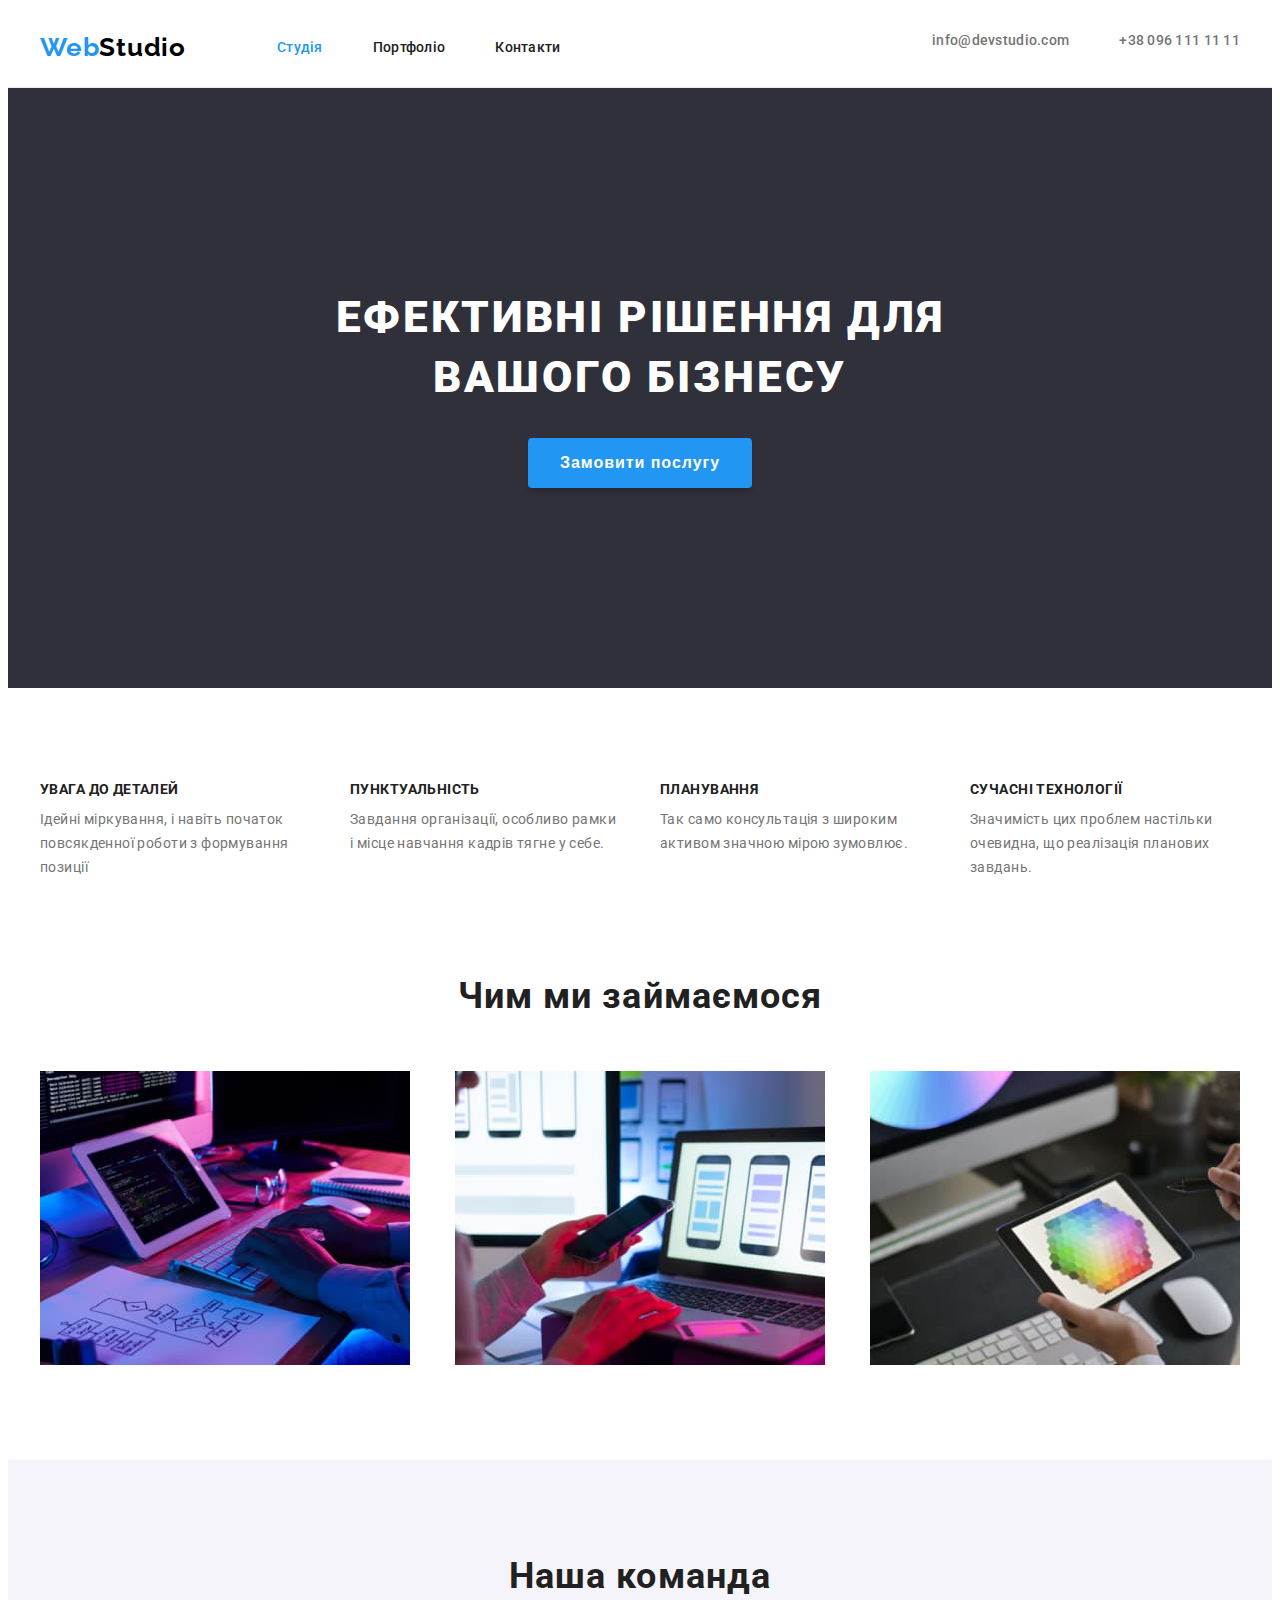
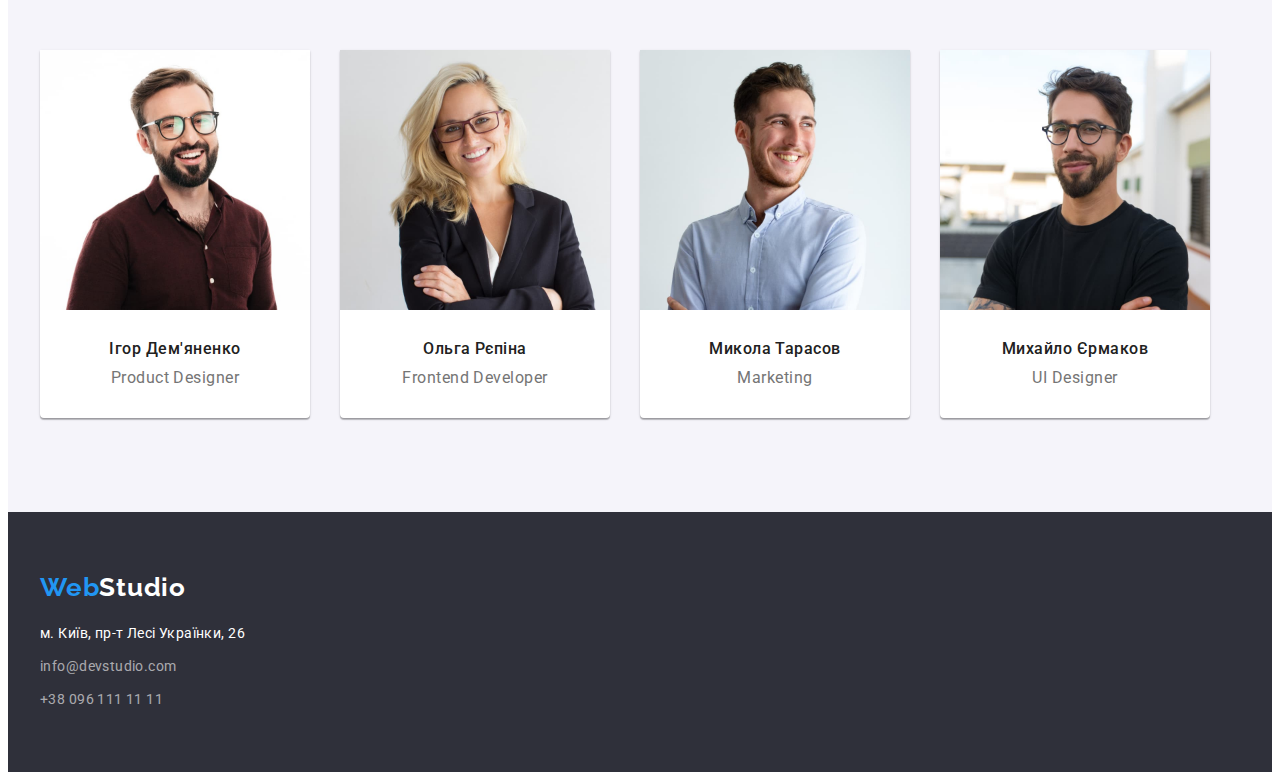
<file: index.html>
<!DOCTYPE html>
<html lang="uk">
<head>
    <meta charset="UTF-8">
    <meta http-equiv="X-UA-Compatible" content="IE=edge">
    <meta name="viewport" content="width=device-width, initial-scale=1.0">
    <title>Document</title>
    <link rel="preconnect" href="https://fonts.googleapis.com">
    <link rel="preconnect" href="https://fonts.gstatic.com" crossorigin>
    <link href="https://fonts.googleapis.com/css2?family=Raleway:wght@700&family=Roboto:wght@400;500;700;900&display=swap" rel="stylesheet">
    <link rel="stylesheet" href="https://cdnjs.cloudflare.com/ajax/libs/modern-normalize/1.1.0/modern-normalize.min.css" integrity="sha512-wpPYUAdjBVSE4KJnH1VR1HeZfpl1ub8YT/NKx4PuQ5NmX2tKuGu6U/JRp5y+Y8XG2tV+wKQpNHVUX03MfMFn9Q==" crossorigin="anonymous" referrerpolicy="no-referrer" />
    <link rel="stylesheet" href="./css/styles.css" />
</head>
<body>
    <!--Заголовок-->
    <!--Заголовок-->
    <header class="header">
        <div class="container header-container">
        <nav class="nav">
            <a class="logo" href="./index.html"><span class="web">Web</span>Studio</a>
            <ul class="header-nav">
                <li class="item"><a class="header-item-studio" href="./index.html">Студія</a></li>
                <li class="item"><a class="header-item" href="./portfolio.html">Портфоліо</a></li>
                <li class="item"><a class="header-item" href="#">Контакти</a></li>
            </ul>
        </nav>
            <ul class="header-contact">
                <li class="item"><a class="header-item-contact" href="mailto:info@devstudio.com">info@devstudio.com</a></li>
                <li class="item"><a class="header-item-contact" href="tel:+380961111111">+38 096 111 11 11</a></li>
            </ul>
        </div>
    </header>
    <!--Головна інформація-->
    <main>
        <!--Головна секція-->
        <section class="section hero">
            <div class="container">
            <h1 class="hero-title">Ефективні рішення для<br/>вашого бізнесу</h1>
            <button class="button" type="button">Замовити послугу</button>
            </div>
        </section>
        <!--Переваги-->
        <section class="section">
            <div class="container">
            <h2 class="benefits-title-visually-hidden">Наші переваги</h2>
            <ul class="benefits-list">
                <li class="benefits-item">
                    <h3 class="benefits-subtitle">УВАГА ДО ДЕТАЛЕЙ</h3>
                    <p class="benefits-text">Ідейні міркування, і навіть початок повсякденної роботи з формування позиції</p>
                </li>
                <li class="benefits-item">
                    <h3 class="benefits-subtitle">ПУНКТУАЛЬНІСТЬ</h3>
                    <p class="benefits-text">Завдання організації, особливо рамки і місце навчання кадрів тягне у себе.</p>
                </li>
                <li class="benefits-item">
                    <h3 class="benefits-subtitle">ПЛАНУВАННЯ</h3>
                    <p class="benefits-text">Так само консультація з широким активом значною мірою зумовлює.</p>
                </li>
                <li class="benefits-item">
                    <h3 class="benefits-subtitle">СУЧАСНІ ТЕХНОЛОГІЇ</h3>
                    <p class="benefits-text">Значимість цих проблем настільки очевидна, що реалізація планових завдань.</p>
                </li>
            </ul>
            </div>
        </section>
        <!--Чим займаємось, фото-->
        <section class="section about">
            <div class="container">
            <h2 class="section-title">Чим ми займаємося</h2>
            <ul class="work-list">
                <li class="work-item"><img class="work-photo" src="./images/photo1.jpg" alt="Людина друкує на клавіатурі" width="370" height="294"></li>
                <li class="work-item"><img class="work-photo" src="./images/photo2.jpg" alt="Людина працює за комп'ютером" width="370" height="294"></li>
                <li class="work-item"><img class="work-photo" src="./images/photo3.jpg" alt="Палітра кольорів зображена на планшеті" width="370" height="294"></li>
            </ul>
            </div>
        </section>
        <!--Наша команда-->
        <section class="section-team">
            <div class="container">
            <h2 class="section-title">Наша команда</h2>
            <ul class="team-list">
                <li class="tean-item">
                    <img class="team-image" src="./images/person1.jpg" alt="Чоловік в бордовій сорочці" width="270" height="260">
                    <h3 class="team-subtitle">Ігор Дем'яненко</h3>
                    <p class="team-text">Product Designer</p>
                </li>
                <li class="tean-item">
                    <img class="team-image" src="./images/person2.jpg" alt="Жінка в чорному піджаку" width="270" height="260">
                    <h3 class="team-subtitle">Ольга Рєпіна</h3>
                    <p class="team-text">Frontend Developer</p>
                </li>
                <li class="tean-item">
                    <img class="team-image" src="./images/person3.jpg" alt="Чоловік у голубій сорочці" width="270" height="260">
                    <h3 class="team-subtitle">Микола Тарасов</h3>
                    <p class="team-text">Marketing</p>
                </li>
                <li class="tean-item">
                    <img class="team-image" src="./images/person4.jpg" alt="Чоловік у чорній футболці" width="270" height="260">
                    <h3 class="team-subtitle">Михайло Єрмаков</h3>
                    <p class="team-text">UI Designer</p>
                </li>
            </ul>
            </div>
        </section>
    </main>
    <!--Підвал-->
    <footer class="footer">
        <div class="container">
        <a class="footer-logo" href="./index.html"><span class="web">Web</span>Studio</a>
        <address class="footer-adress">
            <ul class="footer-list">
                <li class="footer-item"><a class="footer-item-adress" href="https://goo.gl/maps/CPtrU1FHBa2aNyZL9" target="_blank" rel="noopener noreferrer nofollow">м. Київ, пр-т Лесі Українки, 26</a></li>
                <li class="footer-item"><a class="footer-item-contacts" href="mailto:info@devstudio.com">info@devstudio.com</a></li>
                <li class="footer-item"><a class="footer-item-contacts" href="tel:+380961111111">+38 096 111 11 11</a></li>
            </ul>
        </address>
        </div>
    </footer>
</body>
</html>
</file>
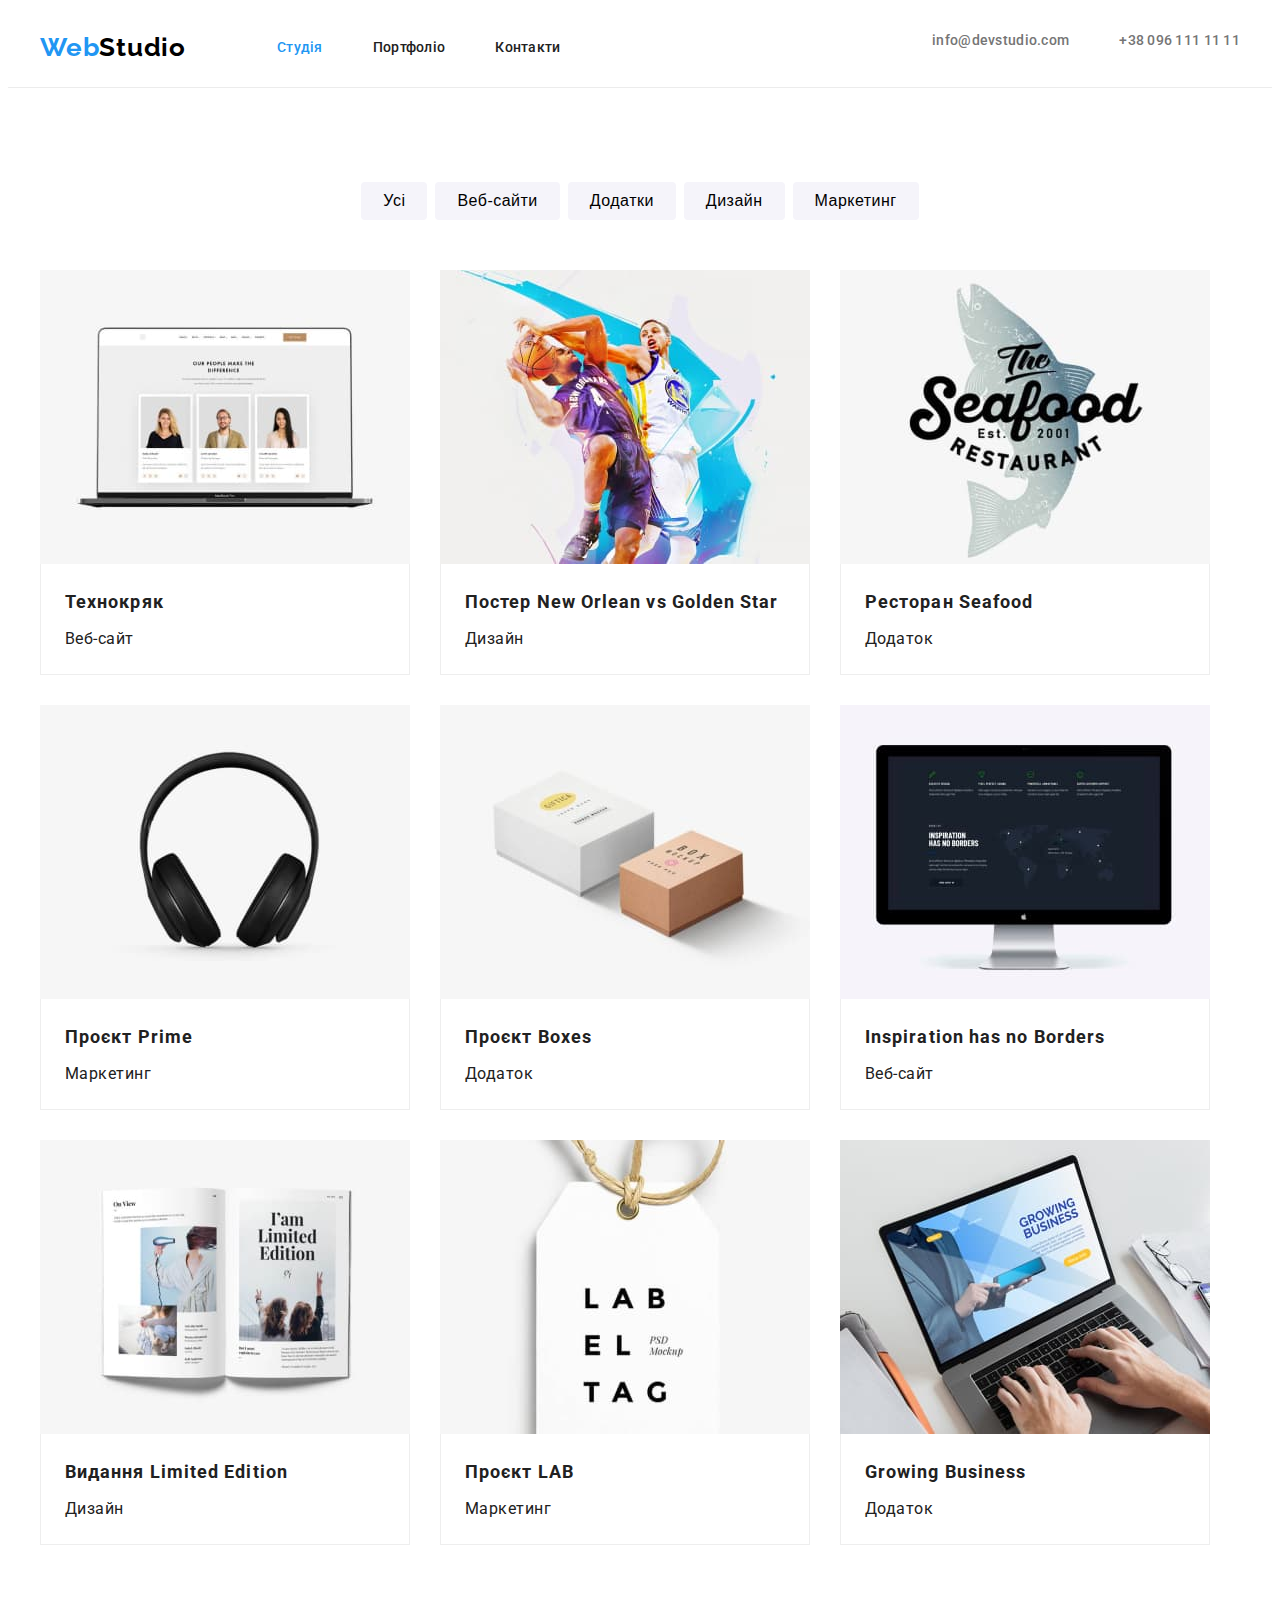
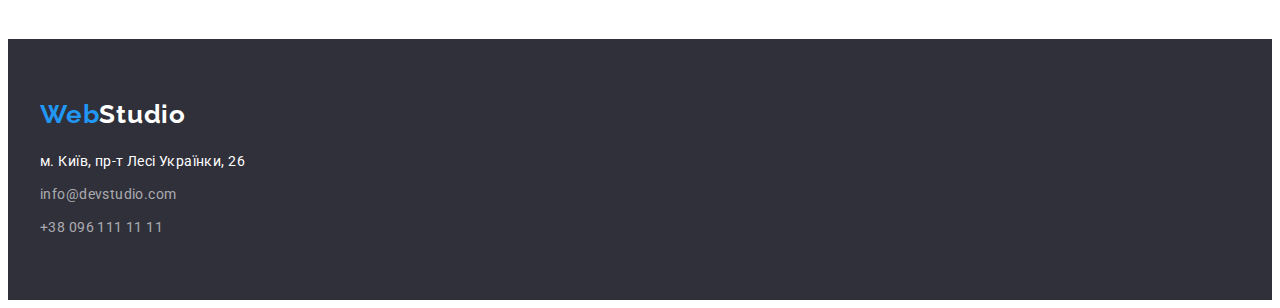
<file: portfolio.html>
<!DOCTYPE html>
<html lang="uk">
<head>
    <meta charset="UTF-8">
    <meta http-equiv="X-UA-Compatible" content="IE=edge">
    <meta name="viewport" content="width=device-width, initial-scale=1.0">
    <title>Document</title>
    <link rel="preconnect" href="https://fonts.googleapis.com">
    <link rel="preconnect" href="https://fonts.gstatic.com" crossorigin>
    <link href="https://fonts.googleapis.com/css2?family=Raleway:wght@700&family=Roboto:wght@400;500;700;900&display=swap" rel="stylesheet">
    <link rel="stylesheet" href="https://cdnjs.cloudflare.com/ajax/libs/modern-normalize/1.1.0/modern-normalize.min.css" integrity="sha512-wpPYUAdjBVSE4KJnH1VR1HeZfpl1ub8YT/NKx4PuQ5NmX2tKuGu6U/JRp5y+Y8XG2tV+wKQpNHVUX03MfMFn9Q==" crossorigin="anonymous" referrerpolicy="no-referrer" />
    <link rel="stylesheet" href="./css/styles.css" />
</head>
<body>
    <!--Заголовок-->
    <header class="header">
        <div class="container header-container">
        <nav class="nav">
            <a class="logo" href="./index.html"><span class="web">Web</span>Studio</a>
            <ul class="header-nav">
                <li class="item"><a class="header-item-studio" href="./index.html">Студія</a></li>
                <li class="item"><a class="header-item" href="./portfolio.html">Портфоліо</a></li>
                <li class="item"><a class="header-item" href="#">Контакти</a></li>
            </ul>
        </nav>
            <ul class="header-contact">
                <li class="item"><a class="header-item-contact" href="mailto:info@devstudio.com">info@devstudio.com</a></li>
                <li class="item"><a class="header-item-contact" href="tel:+380961111111">+38 096 111 11 11</a></li>
            </ul>
        </div>
    </header>
    <main>
        <!-- Наші проекти -->
        <section class="section">
            <div class="container">
            <h1 class="project-title-visually-hidden">Наші проекти</h1>
            <ul class="project-list">
                <li class="item"><button class="project-button" type="button">Усі</button></li>
                <li class="item"><button class="project-button" type="button">Веб-сайти</button></li>
                <li class="item"><button class="project-button" type="button">Додатки</button></li>
                <li class="item"><button class="project-button" type="button">Дизайн</button></li>
                <li class="item"><button class="project-button" type="button">Маркетинг</button></li>
            </ul>
            <!-- Список з фото з описом -->
            <ul class="project-items">
                <li class="project-item"><img class="project-photo" src="./images/techno.jpg" alt="Ноутбук" width="370" height="294">
                    <div class="text">
                    <h2 class="project-subtitle">Технокряк</h2>
                    <p class="project-text">Веб-сайт</p>
                    </div>
                </li>
                <li class="project-item"><img class="project-photo" src="./images/poster.jpg" alt="Два баскетболісти" width="370" height="294">
                    <div class="text">
                    <h2 class="project-subtitle">Постер New Orlean vs Golden Star</h2>
                    <p class="project-text">Дизайн</p>
                    </div>
                </li>
                <li class="project-item"><img class="project-photo" src="./images/restaurant.jpg" alt="Емблема ресторану" width="370" height="294">
                    <div class="text">
                    <h2 class="project-subtitle">Ресторан Seafood</h2>
                    <p class="project-text">Додаток</p>
                    </div>
                </li>
                <li class="project-item"><img class="project-photo" src="./images/project-prime.jpg" alt="Навушники" width="370" height="294">
                    <div class="text">
                    <h2 class="project-subtitle">Проєкт Prime</h2>
                    <p class="project-text">Маркетинг</p>
                    </div>
                </li>
                <li class="project-item"><img class="project-photo" src="./images/project-boxes.jpg" alt="Дві коробки" width="370" height="294">
                    <div class="text">
                    <h2 class="project-subtitle">Проєкт Boxes</h2>
                    <p class="project-text">Додаток</p>
                    </div>
                </li>
                <li class="project-item"><img class="project-photo" src="./images/inspiration.jpg" alt="Вигляд веб-сайту" width="370" height="294">
                    <div class="text">
                    <h2 class="project-subtitle">Inspiration has no Borders</h2>
                    <p class="project-text">Веб-сайт</p>
                    </div>
                </li>
                <li class="project-item"><img class="project-photo" src="./images/edition.jpg" alt="Дизайн розгорнутої книги" width="370" height="294">
                    <div class="text">
                    <h2 class="project-subtitle">Видання Limited Edition</h2>
                    <p class="project-text">Дизайн</p>
                    </div>
                </li>
                <li class="project-item"><img class="project-photo" src="./images/project-lab.jpg" alt="Бейдж з назвою" width="370" height="294">
                    <div class="text">
                    <h2 class="project-subtitle">Проєкт LAB</h2>
                    <p class="project-text">Маркетинг</p>
                    </div>
                </li>
                <li class="project-item"><img class="project-photo" src="./images/growing.jpg" alt="Людина працює за ноутбуком" width="370" height="294">
                    <div class="text">
                    <h2 class="project-subtitle">Growing Business</h2>
                    <p class="project-text">Додаток</p>
                    </div>
                </li> 
            </ul>
        </section>
    </main>
    <!-- Підвал -->
    <footer class="footer">
        <div class="container">
        <a class="footer-logo" href="./index.html"><span class="web">Web</span>Studio</a>
        <address class="footer-adress">
            <ul class="footer-list">
                <li class="footer-item"><a class="footer-item-adress" href="https://goo.gl/maps/CPtrU1FHBa2aNyZL9" target="_blank" rel="noopener noreferrer nofollow">м. Київ, пр-т Лесі Українки, 26</a></li>
                <li class="footer-item"><a class="footer-item-contacts" href="mailto:info@devstudio.com">info@devstudio.com</a></li>
                <li class="footer-item"><a class="footer-item-contacts" href="tel:+380961111111">+38 096 111 11 11</a></li>
            </ul>
        </address>
        </div>
    </footer>
</body>
</html>
</file>
<file: css/styles.css>
:root {
    --brand-color: #000000;
    --main-color: #212121;
    --secondary-color: #2196F3;
    --third-color: #757575;
    --fourth-color: #FFFFFF;
    --background-color-first: #F5F4FA;
    --background-color-second: #2F303A;
}

body {
    font-family: 'Roboto', sans-serif;
    color: var(--main-color);
    font-size: 14px;
    background-color: var(--fourth-color);
}

p,
h1,
h2,
h3,
h4,
h5,
h6 {
    margin: 0;
}

ul,
ol {
    margin: 0;
    padding-left: 0;
}

button {
    cursor: pointer;
}

address {
    font-style: normal;
}

img {
    display: block;
    max-width: 100%;
    height: auto;
}

/* -------------Заголовок----------------- */
.header {
    padding: 24px 0;
    background-color: var(--fourth-color);
    border-bottom: 1px solid #ECECEC;
}

.header-container {
    display: flex;
}

.container {
    width: 1200px;
    padding-right: 15px;
    padding-left: 15px;
    margin-left: auto;
    margin-right: auto;
}

.nav {
    display: flex;
    align-items: center;
}

.logo {
    margin-right: 91px;
    font-family: 'Raleway', sans-serif;
    font-weight: 700;
    font-size: 26px;
    line-height: 1.19;
    letter-spacing: 0.03em;
    text-decoration: none;
    color: var(--brand-color);
}

.header-link:focus {}

.web {
    color: var(--secondary-color);
}

.header-nav {
    display: flex;
    padding-left: 0;
    list-style: none;
}

.header-nav .item+.item {
    margin-left: 50px;
}

/* --------------------Навігація------------------- */

.header-item {
    font-weight: 500;
    line-height: 1.14;
    letter-spacing: 0.02em;
    text-decoration: none;
    color: var(--main-color);
}

.header-item:hover,
.header-item:focus {
    color: var(--secondary-color);
}

.header-item-studio {
    font-weight: 500;
    line-height: 1.14;
    letter-spacing: 0.02em;
    color: var(--secondary-color);
    text-decoration: none;
}

.header-item-portfolio {
    font-weight: 500;
    line-height: 1.14;
    letter-spacing: 0.02em;
    color: var(--secondary-color);
    text-decoration: none;
}

.header-contact {
    display: flex;
    margin-left: auto;
    padding-left: 0;
    list-style: none;
}

.header-contact .item+.item {
    margin-left: 50px;
}

.header-item-contact {
    font-weight: 500;
    line-height: 1.14;
    letter-spacing: 0.02em;
    color: var(--third-color);
    text-decoration: none;
}

.header-item-contact:hover,
.header-item-contact:focus {
    color: var(--secondary-color);
}

/* ----------------Головна секція------------- */
.section {
    padding-top: 94px;
    padding-bottom: 94px;
}

.hero {
    padding-top: 200px;
    padding-bottom: 200px;
    background-color: var(--background-color-second);
}

.hero-title {
    width: 696px;
    margin-top: 0;
    margin-bottom: 30px;
    margin-right: auto;
    margin-left: auto;
    font-weight: 900;
    font-size: 44px;
    line-height: 1.36;
    text-align: center;
    letter-spacing: 0.06em;
    text-transform: uppercase;
    color: var(--fourth-color);
}

.button {
    font-weight: 700;
    font-size: 16px;
    line-height: 1.88;
    display: flex;
    margin-left: auto;
    margin-right: auto;
    padding-top: 10px;
    padding-bottom: 10px;
    padding-left: 32px;
    padding-right: 32px;
    align-items: center;
    text-align: center;
    letter-spacing: 0.06em;
    box-shadow: 0px 4px 4px rgba(0, 0, 0, 0.15);
    border-radius: 4px;
    color: var(--fourth-color);
    background-color: var(--secondary-color);
    border: none;
    cursor: pointer;

}

/* -------------Переваги---------------------- */
.benefits-title-visually-hidden {
    position: absolute;
    white-space: nowrap;
    width: 1px;
    height: 1px;
    overflow: hidden;
    border: 0;
    padding: 0;
    clip: rect(0 0 0 0);
    clip-path: inset(50%);
    margin: -1px;
}

.benefits-list {
    padding-left: 0;
    display: flex;
    justify-content: space-between;
    list-style: none;
}

.benefits-item {
    width: 270px;
}

.benefits-list .benefits-item + .benefits-item {
    margin-left: 30px;
}

.benefits-subtitle {
    font-size: 14px;
    margin-bottom: 10px;
    line-height: 1.14;
    letter-spacing: 0.03em;
    text-transform: uppercase;
}

.benefits-text {
    line-height: 1.71;
    letter-spacing: 0.03em;
    color: var(--third-color);
}

/* -----------Чи ми займаємось, фото---------- */
.about {
    padding-top: 0;
}

.section-title {
    margin-top: 0;
    margin-bottom: 50px;
    margin-left: auto;
    margin-right: auto;
    text-align: center;
    font-size: 36px;
    line-height: 1.31;
    letter-spacing: 0.03em;
}

.work-list {
    display: flex;
    justify-content: space-between;
    margin-top: 0;
    margin-bottom: 0;
    padding-left: 0;
    list-style: none;
}

.work-list .work-item+.work-item {
    margin-left: 30px;
}

/* --------------Наша команда----------------- */
.section-team {
    padding-top: 94px;
    padding-bottom: 94px;
    background: var(--background-color-first);
}

.team-list {
    display: flex;
    list-style: none;
}
.team-list .tean-item + .tean-item {
    margin-left: 30px;
}

.tean-item {
    padding-bottom: 30px;
    background: var(--fourth-color);
    box-shadow: 0px 1px 3px rgba(0, 0, 0, 0.12), 0px 1px 1px rgba(0, 0, 0, 0.14), 0px 2px 1px rgba(0, 0, 0, 0.2);
    border-radius: 0px 0px 4px 4px;
}

.team-image{
    margin-bottom: 30px;
}

.team-subtitle {
    margin-bottom: 10px;
    font-weight: 500;
    font-size: 16px;
    line-height: 1.18;
    text-align: center;
    letter-spacing: 0.03em;
}

.team-text {
    font-size: 16px;
    line-height: 1.18;
    text-align: center;
    letter-spacing: 0.03em;
    color: var(--third-color);
}

/* --------------Наші проекти----------------- */

.project-title-visually-hidden {
    position: absolute;
    white-space: nowrap;
    width: 1px;
    height: 1px;
    overflow: hidden;
    border: 0;
    padding: 0;
    clip: rect(0 0 0 0);
    clip-path: inset(50%);
    margin: -1px;
}
.project-list .item + .item {
    margin-left: 8px;
}
.project-list {
    display: flex;
    justify-content:center;
    margin-bottom: 50px;
    list-style: none;
}

.project-button {
    padding: 6px 22px;
    font-style: normal;
    font-weight: 500;
    font-size: 16px;
    line-height: 1.62;
    text-align: center;
    letter-spacing: 0.03em;
    background: var(--background-color-first);
    border-radius: 4px;
    border: none;
    cursor: pointer;
}

.project-button:hover,
.project-button:focus {
    color: var(--fourth-color);
    background-color: var(--secondary-color);
}

.project-items {
    display: flex;
    flex-wrap: wrap;
    list-style: none;
}

/* ------------Список фото з описом----------- */
.project-item {
    width: 370px;
    margin-right: 30px;
    margin-bottom: 30px;
    padding-bottom: 0;
}

.project-item:nth-child(3n) {
    margin-right: 0;
}
.project-item:nth-last-child(-n + 3) {
    margin-bottom: 0;
}
.project-subtitle {
    margin-bottom: 4px;
    font-size: 18px;
    line-height: 2.00;
    letter-spacing: 0.06em;
}

.project-text {
    font-size: 16px;
    line-height: 1.88;
    letter-spacing: 0.03em;
}

.project-photo {
    margin-bottom: 0;
}

.text {
    padding: 20px 24px;
    background: #FFFFFF;
    border: 1px solid #EEEEEE;
    border-top: none;

}
/* ----------------Підвал--------------------- */
.footer {
    padding-top: 60px;
    padding-bottom: 60px;
    background-color: var(--background-color-second);
}

.footer-logo {
    font-family: 'Raleway', sans-serif;
    font-weight: 700;
    font-size: 26px;
    line-height: 1.19;
    letter-spacing: 0.03em;
    text-decoration: none;
    color: var(--fourth-color);
}

.footer-adress{
margin-top: 20px;
}

.web {
    color: var(--secondary-color);
}

.footer-studio {
    color: var(--fourth-color);
}

.footer-list {
    list-style: none;
}

.footer-item-adress {
    line-height: 1.71;
    letter-spacing: 0.03em;
    color: var(--fourth-color);
    text-decoration: none;
    font-style: normal;
}

.footer-item-contacts {
    margin-top: 9px;
    line-height: 1.71;
    letter-spacing: 0.03em;
    color: rgba(255, 255, 255, 0.6);
    text-decoration: none;
    font-style: normal;
}

.footer-item-adress:hover,
{
color: var(--secondary-color);
}

.footer-item-contacts:hover,
.footer-item-contacts:focus {
    color: var(--secondary-color);
}

.footer-list .footer-item + .footer-item {
    margin-top: 9px;
}
</file>
